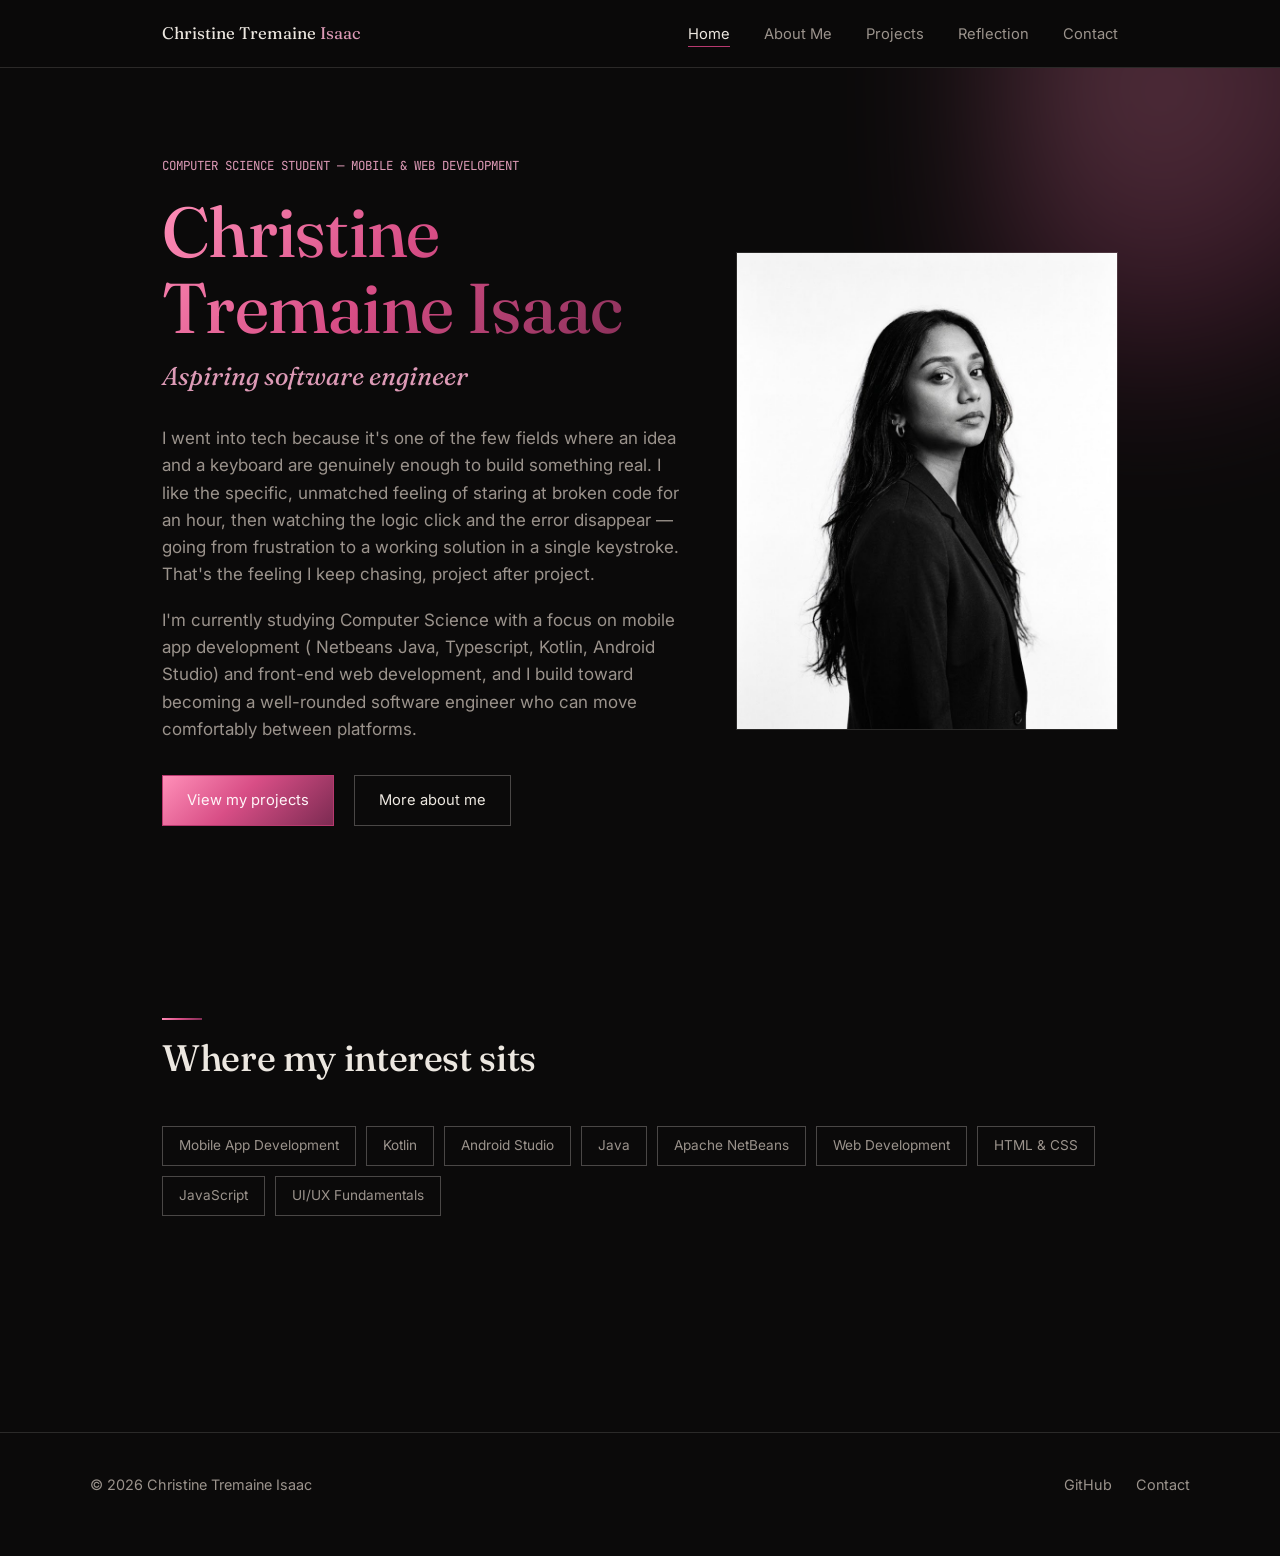
<file: index.html>
<!DOCTYPE html>
<html lang="en">
<head>
  <meta charset="UTF-8">
  <meta name="viewport" content="width=device-width, initial-scale=1.0">
  <title>Christine Tremaine Isaac — Aspiring Software Engineer</title>
  <meta name="description" content="Portfolio of Christine Tremaine Isaac, an aspiring software engineer and IT student specialising in mobile app development and web development.">
  <link rel="stylesheet" href="styles.css">
</head>
<body>

  <header class="site-header">
    <div class="nav-row">
      <a href="index.html" class="nav-name">Christine Tremaine <span>Isaac</span></a>
      <button class="nav-toggle" aria-label="Toggle navigation menu" aria-expanded="false">☰</button>
      <ul class="nav-links">
        <li><a href="index.html" aria-current="page">Home</a></li>
        <li><a href="about.html">About Me</a></li>
        <li><a href="projects.html">Projects</a></li>
        <li><a href="reflection.html">Reflection</a></li>
        <li><a href="contact.html">Contact</a></li>
      </ul>
    </div>
  </header>

  <main>
    <section class="hero">
      <div class="wrap hero-grid">
        <div>
          <p class="eyebrow">COMPUTER SCIENCE STUDENT — MOBILE &amp; WEB DEVELOPMENT</p>
          <h1>Christine Tremaine Isaac</h1>
          <p class="hero-role serif-italic">Aspiring software engineer</p>
          <p class="lede">
            I went into tech because it's one of the few fields where an idea and a keyboard
            are genuinely enough to build something real. I like the specific, unmatched feeling
            of staring at broken code for an hour, then watching the logic click and the error
            disappear — going from frustration to a working solution in a single keystroke.
            That's the feeling I keep chasing, project after project.
          </p>
          <p class="lede">
            I'm currently studying Computer Science with a focus on mobile app development ( Netbeans Java, Typescript, Kotlin, Android
            Studio) and front-end web development, and I build toward becoming a well-rounded
            software engineer who can move comfortably between platforms.
          </p>
          <div class="hero-cta">
            <a href="projects.html" class="btn btn-solid">View my projects</a>
            <a href="about.html" class="btn">More about me</a>
          </div>
        </div>
        <div class="hero-photo">
          <img src="images/image.png" alt="Portrait of Christine Tremaine Isaac, aspiring software engineer" width="800" height="1024">
        </div>
      </div>
    </section>

    <section class="section">
      <div class="wrap">
        <div class="section-head">
          <h2>Where my interest sits</h2>
        </div>
        <div class="skill-strip">
  <span>Mobile App Development</span>
  <span>Kotlin</span>
  <span>Android Studio</span>
  <span>Java</span>
  <span>Apache NetBeans</span>
  <span>Web Development</span>
  <span>HTML &amp; CSS</span>
  <span>JavaScript</span>
  <span>UI/UX Fundamentals</span>
</div>
      </div>
    </section>
  </main>

  <footer class="site-footer">
    <div class="footer-row">
      <span>© 2026 Christine Tremaine Isaac</span>
      <ul class="footer-links">
        <li><a href="https://github.com/Christine21-cyber">GitHub</a></li>
        <li><a href="contact.html">Contact</a></li>
      </ul>
    </div>
  </footer>

  <script src="script.js"></script>
</body>
</html>
</file>
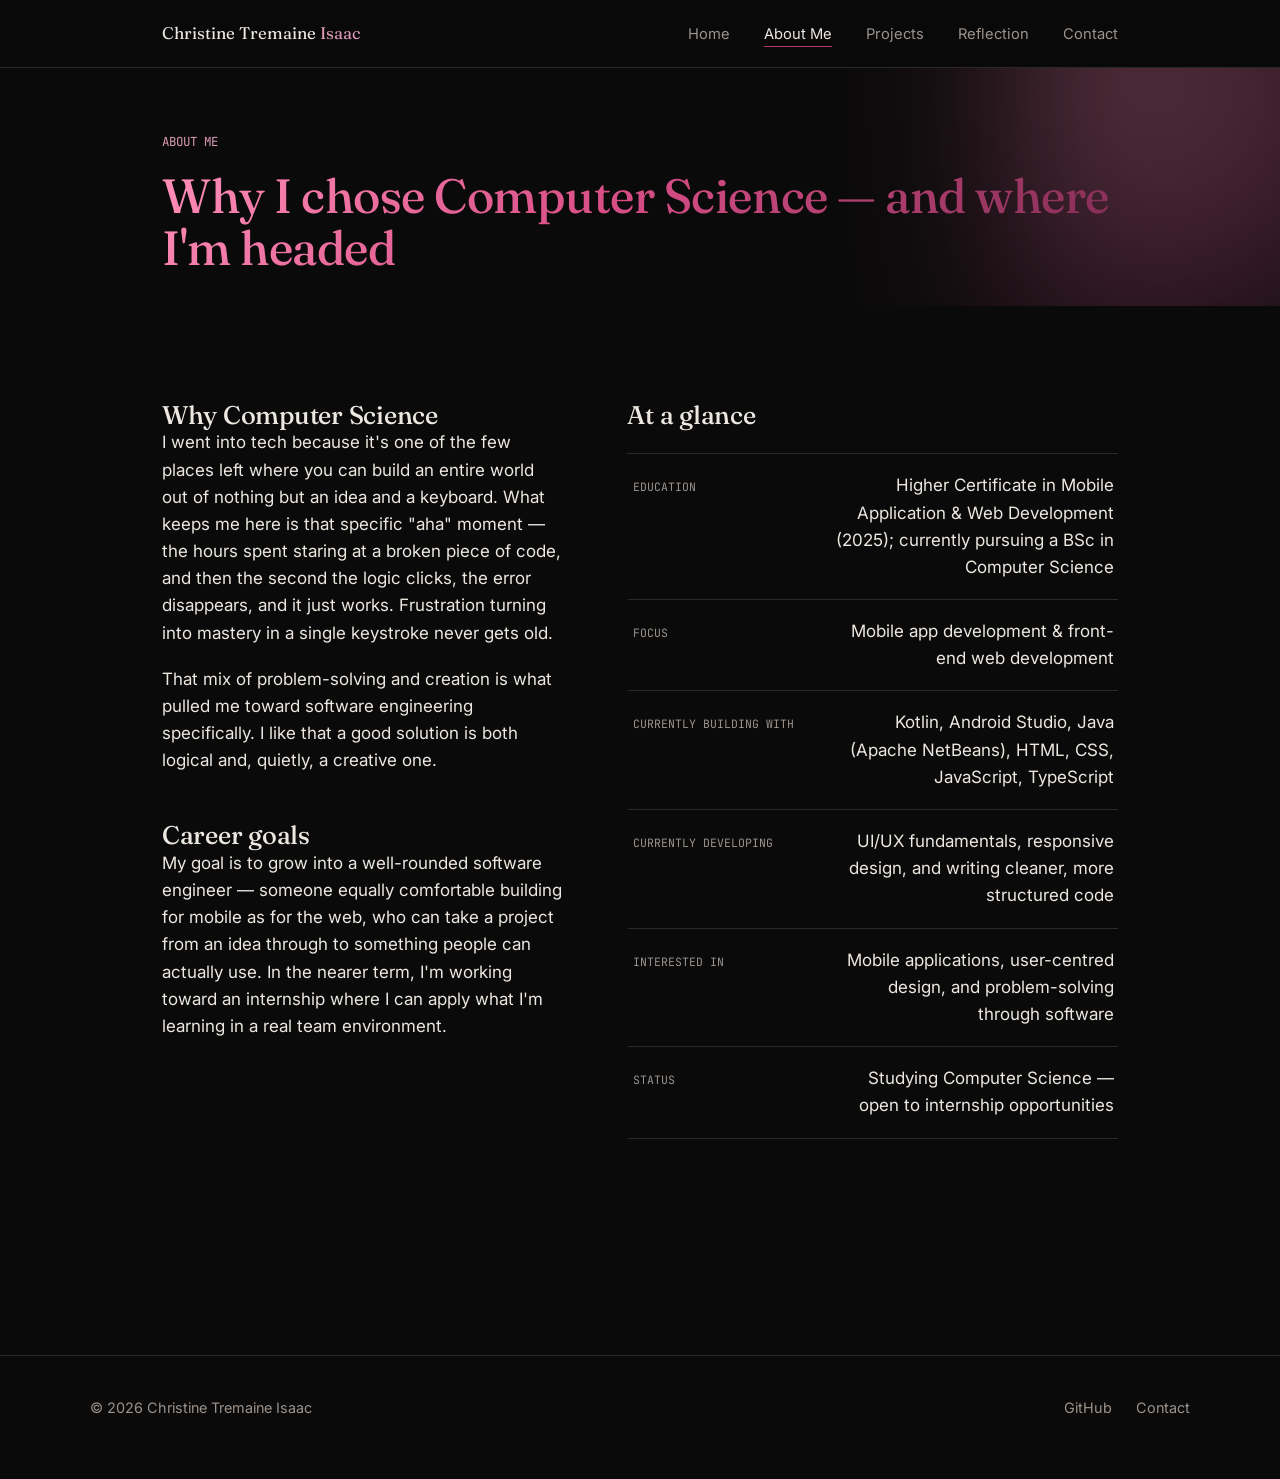
<file: about.html>
<!DOCTYPE html>
<html lang="en">
<head>
  <meta charset="UTF-8">
  <meta name="viewport" content="width=device-width, initial-scale=1.0">
  <title>About Me — Christine Tremaine Isaac</title>
  <meta name="description" content="Why Christine Tremaine Isaac chose IT, her career goals as an aspiring software engineer, and the skills she is currently developing.">
  <link rel="stylesheet" href="styles.css">
</head>
<body>

  <header class="site-header">
    <div class="nav-row">
      <a href="index.html" class="nav-name">Christine Tremaine <span>Isaac</span></a>
      <button class="nav-toggle" aria-label="Toggle navigation menu" aria-expanded="false">☰</button>
      <ul class="nav-links">
        <li><a href="index.html">Home</a></li>
        <li><a href="about.html" aria-current="page">About Me</a></li>
        <li><a href="projects.html">Projects</a></li>
        <li><a href="reflection.html">Reflection</a></li>
        <li><a href="contact.html">Contact</a></li>
      </ul>
    </div>
  </header>

  <main>
    <section class="page-hero">
      <div class="wrap">
        <p class="eyebrow">ABOUT ME</p>
        <h1>Why I chose Computer Science — and where I'm headed</h1>
      </div>
    </section>

    <section class="section">
      <div class="wrap about-grid">
        <div>
          <h2>Why Computer Science</h2>
          <p>
            I went into tech because it's one of the few places left where you can build an
            entire world out of nothing but an idea and a keyboard. What keeps me here is that
            specific "aha" moment — the hours spent staring at a broken piece of code, and then
            the second the logic clicks, the error disappears, and it just works. Frustration
            turning into mastery in a single keystroke never gets old.
          </p>
          <p>
            That mix of problem-solving and creation is what pulled me toward software
            engineering specifically. I like that a good solution is both logical and, quietly,
            a creative one.
          </p>
          <h2 style="margin-top: 48px;">Career goals</h2>
          <p>
            My goal is to grow into a well-rounded software engineer — someone equally
            comfortable building for mobile as for the web, who can take a project from an idea
            through to something people can actually use. In the nearer term, I'm working toward
            an internship where I can apply what I'm learning in a real team environment.
          </p>
        </div>

        <div>
          <h2 style="margin-bottom: 24px;">At a glance</h2>
         <ul class="pull-list">
  <li>
    <span class="label">EDUCATION</span>
    <span class="value">Higher Certificate in Mobile Application &amp; Web Development (2025); currently pursuing a BSc in Computer Science</span>
  </li>
  <li>
    <span class="label">FOCUS</span>
    <span class="value">Mobile app development &amp; front-end web development</span>
  </li>
  <li>
    <span class="label">CURRENTLY BUILDING WITH</span>
    <span class="value">Kotlin, Android Studio, Java (Apache NetBeans), HTML, CSS, JavaScript, TypeScript</span>
  </li>
  <li>
    <span class="label">CURRENTLY DEVELOPING</span>
    <span class="value">UI/UX fundamentals, responsive design, and writing cleaner, more structured code</span>
  </li>
  <li>
    <span class="label">INTERESTED IN</span>
    <span class="value">Mobile applications, user-centred design, and problem-solving through software</span>
  </li>
  <li>
    <span class="label">STATUS</span>
    <span class="value">Studying Computer Science — open to internship opportunities</span>
  </li>
</ul>
        </div>
      </div>
    </section>
  </main>
  

  <footer class="site-footer">
    <div class="footer-row">
      <span>© 2026 Christine Tremaine Isaac</span>
      <ul class="footer-links">
        <li><a href="https://github.com/Christine21-cyber">GitHub</a></li>
        <li><a href="contact.html">Contact</a></li>
      </ul>
    </div>
  </footer>

  <script src="script.js"></script>
</body>
</html>
</file>
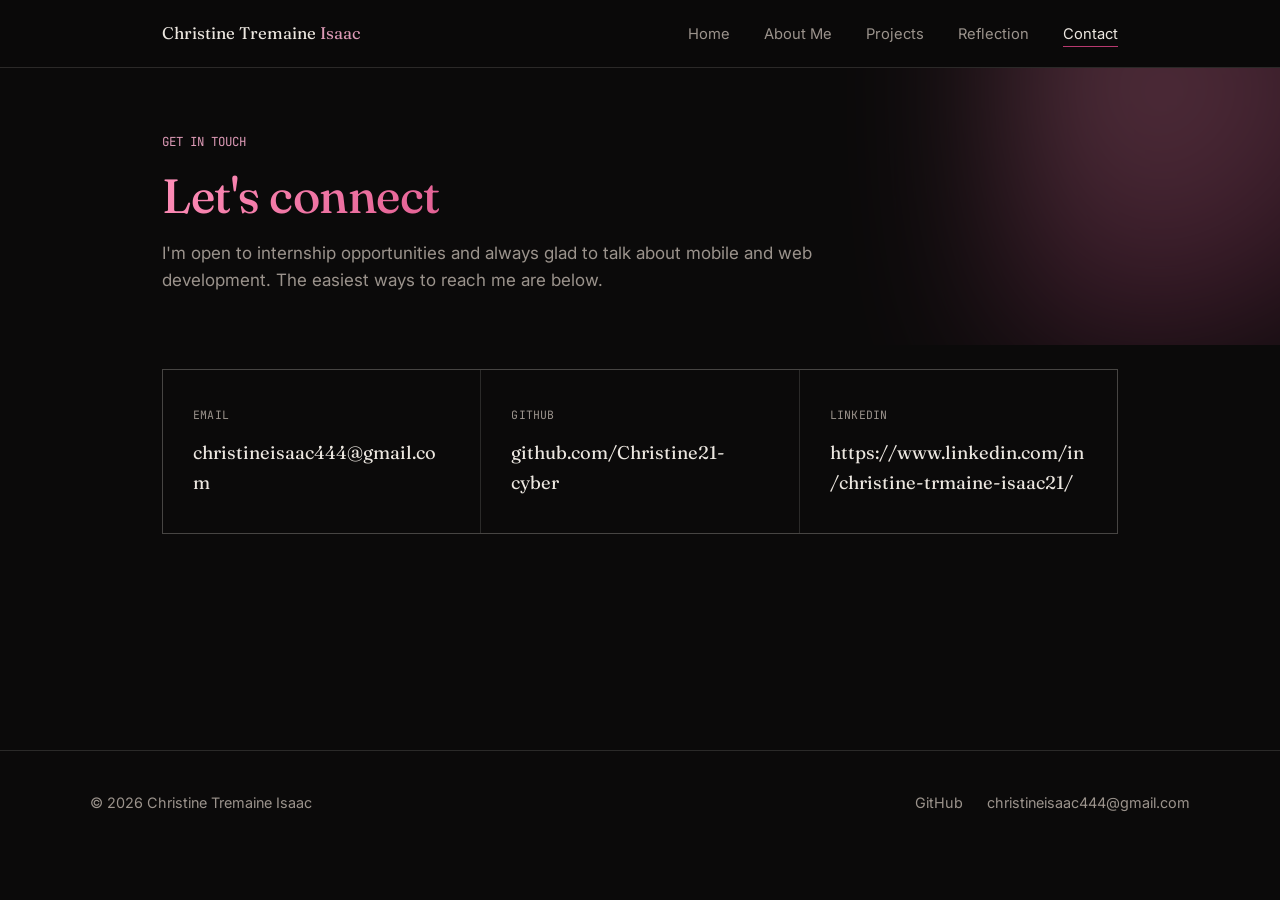
<file: contact.html>
<!DOCTYPE html>
<html lang="en">
<head>
  <meta charset="UTF-8">
  <meta name="viewport" content="width=device-width, initial-scale=1.0">
  <title>Contact — Christine Tremaine Isaac</title>
  <meta name="description" content="Get in touch with Christine Tremaine Isaac, aspiring software engineer, via email, GitHub, or LinkedIn.">
  <link rel="stylesheet" href="styles.css">
</head>
<body>

  <header class="site-header">
    <div class="nav-row">
      <a href="index.html" class="nav-name">Christine Tremaine <span>Isaac</span></a>
      <button class="nav-toggle" aria-label="Toggle navigation menu" aria-expanded="false">☰</button>
      <ul class="nav-links">
        <li><a href="index.html">Home</a></li>
        <li><a href="about.html">About Me</a></li>
        <li><a href="projects.html">Projects</a></li>
        <li><a href="reflection.html">Reflection</a></li>
        <li><a href="contact.html" aria-current="page">Contact</a></li>
      </ul>
    </div>
  </header>

  <main>
    <section class="page-hero">
      <div class="wrap">
        <p class="eyebrow">GET IN TOUCH</p>
        <h1>Let's connect</h1>
        <p class="lede" style="margin-top: 18px;">
          I'm open to internship opportunities and always glad to talk about mobile and web
          development. The easiest ways to reach me are below.
        </p>
      </div>
    </section>

    <section class="section" style="padding-top: 24px;">
      <div class="wrap">
        <div class="contact-grid">
          <div class="contact-card">
            <span class="mono-tag">EMAIL</span>
            <a href="mailto:christineisaac444@gmail.com">christineisaac444@gmail.com</a>
          </div>
          <div class="contact-card">
            <span class="mono-tag">GITHUB</span>
            <a href="https://github.com/Christine21-cyber" target="_blank" rel="noopener">github.com/Christine21-cyber</a>
          </div>
          <div class="contact-card">
            <span class="mono-tag">LINKEDIN</span>
            <a href="#">https://www.linkedin.com/in/christine-trmaine-isaac21/</a>
          </div>
        </div>
      </div>
    </section>
  </main>

  <footer class="site-footer">
    <div class="footer-row">
      <span>© 2026 Christine Tremaine Isaac</span>
      <ul class="footer-links">
        <li><a href="https://github.com/Christine21-cyber">GitHub</a></li>
        <a href="mailto:christineisaac444@gmail.com">christineisaac444@gmail.com</a>
      </ul>
    </div>
  </footer>

  <script src="script.js"></script>
</body>
</html>
</file>
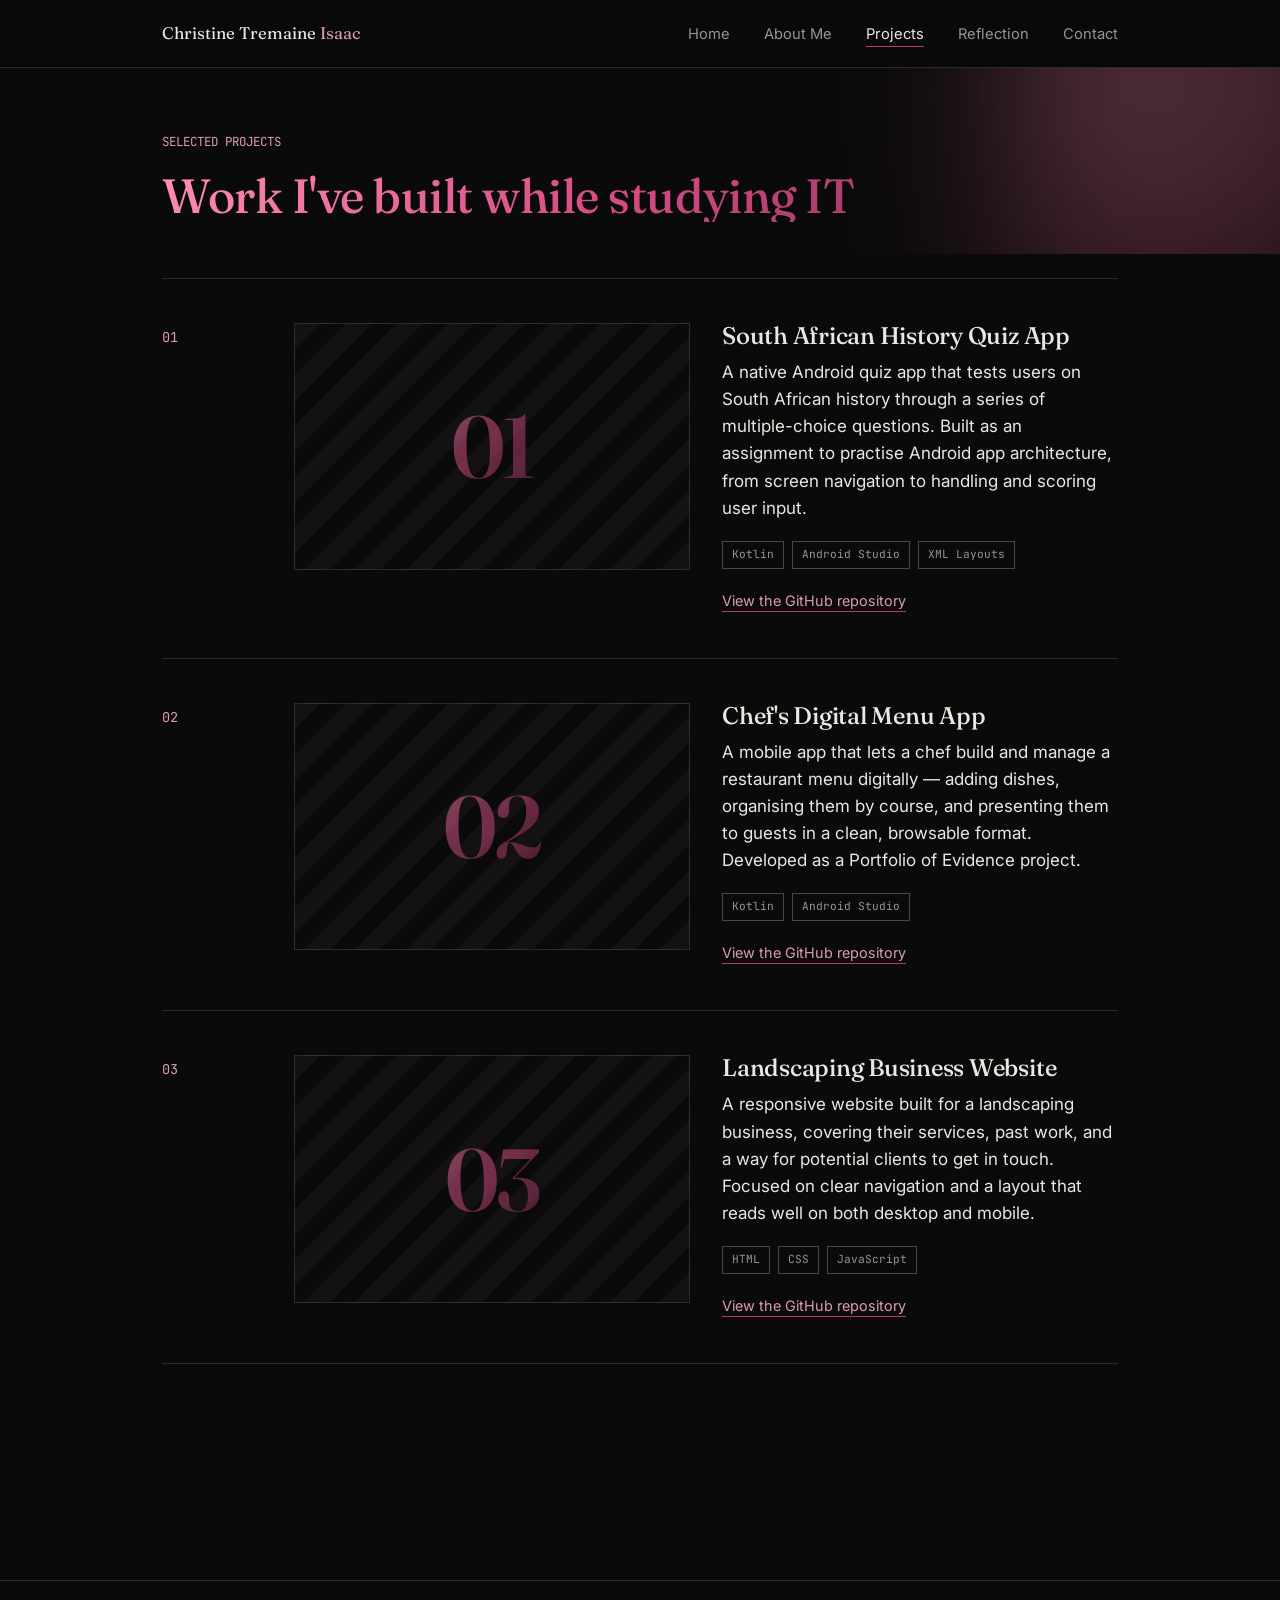
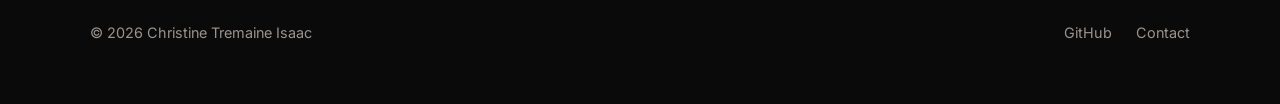
<file: projects.html>
<!DOCTYPE html>
<html lang="en">
<head>
  <meta charset="UTF-8">
  <meta name="viewport" content="width=device-width, initial-scale=1.0">
  <title>Projects — Christine Tremaine Isaac</title>
  <meta name="description" content="Selected projects by Christine Tremaine Isaac, including a South African history quiz app, a restaurant menu app, and a landscaping business website.">
  <link rel="stylesheet" href="styles.css">
</head>
<body>

  <header class="site-header">
    <div class="nav-row">
      <a href="index.html" class="nav-name">Christine Tremaine <span>Isaac</span></a>
      <button class="nav-toggle" aria-label="Toggle navigation menu" aria-expanded="false">☰</button>
      <ul class="nav-links">
        <li><a href="index.html">Home</a></li>
        <li><a href="about.html">About Me</a></li>
        <li><a href="projects.html" aria-current="page">Projects</a></li>
        <li><a href="reflection.html">Reflection</a></li>
        <li><a href="contact.html">Contact</a></li>
      </ul>
    </div>
  </header>

  <main>
    <section class="page-hero">
      <div class="wrap">
        <p class="eyebrow">SELECTED PROJECTS</p>
        <h1>Work I've built while studying IT</h1>
      </div>
    </section>

    <section class="section" style="padding-top: 24px;">
      <div class="wrap">

        <article class="project">
          <div class="project-index">01</div>
          <div class="project-media">
  <span class="project-media-tag">01</span>
</div>
          <div class="project-body">
            <h3>South African History Quiz App</h3>
            <p>
              A native Android quiz app that tests users on South African history through a
              series of multiple-choice questions. Built as an assignment to practise Android
              app architecture, from screen navigation to handling and scoring user input.
            </p>
            <div class="project-tags">
              <span>Kotlin</span>
              <span>Android Studio</span>
              <span>XML Layouts</span>
            </div>
            <a class="project-link" href="https://github.com/VCDN-2025/imad5112-assignment-2-Christine21-cyber" target="_blank" rel="noopener">View the GitHub repository</a>
          </div>
        </article>

        <article class="project">
          <div class="project-index">02</div>
          <div class="project-media">
  <span class="project-media-tag">02</span>
</div>
          <div class="project-body">
            <h3>Chef's Digital Menu App</h3>
            <p>
              A mobile app that lets a chef build and manage a restaurant menu digitally —
              adding dishes, organising them by course, and presenting them to guests in a
              clean, browsable format. Developed as a Portfolio of Evidence project.
            </p>
            <div class="project-tags">
              <span>Kotlin</span>
              <span>Android Studio</span>
            </div>
            <a class="project-link" href="https://github.com/VCDN-2025/mast5112-poe-Christine21-cyber" target="_blank" rel="noopener">View the GitHub repository</a>
          </div>
        </article>

        <article class="project">
          <div class="project-index">03</div>
          <div class="project-media">
  <span class="project-media-tag">03</span>
</div>
          <div class="project-body">
            <h3>Landscaping Business Website</h3>
            <p>
              A responsive website built for a landscaping business, covering their services,
              past work, and a way for potential clients to get in touch. Focused on clear
              navigation and a layout that reads well on both desktop and mobile.
            </p>
            <div class="project-tags">
              <span>HTML</span>
              <span>CSS</span>
              <span>JavaScript</span>
            </div>
            <a class="project-link" href="https://github.com/VCDN-2025/wede5020-poe-Christine21-cyber" target="_blank" rel="noopener">View the GitHub repository</a>
          </div>
        </article>

      </div>
    </section>
  </main>

  <footer class="site-footer">
    <div class="footer-row">
      <span>© 2026 Christine Tremaine Isaac</span>
      <ul class="footer-links">
        <li><a href="https://github.com/Christine21-cyber">GitHub</a></li>
        <li><a href="contact.html">Contact</a></li>
      </ul>
    </div>
  </footer>

  <script src="script.js"></script>
</body>
</html>
</file>
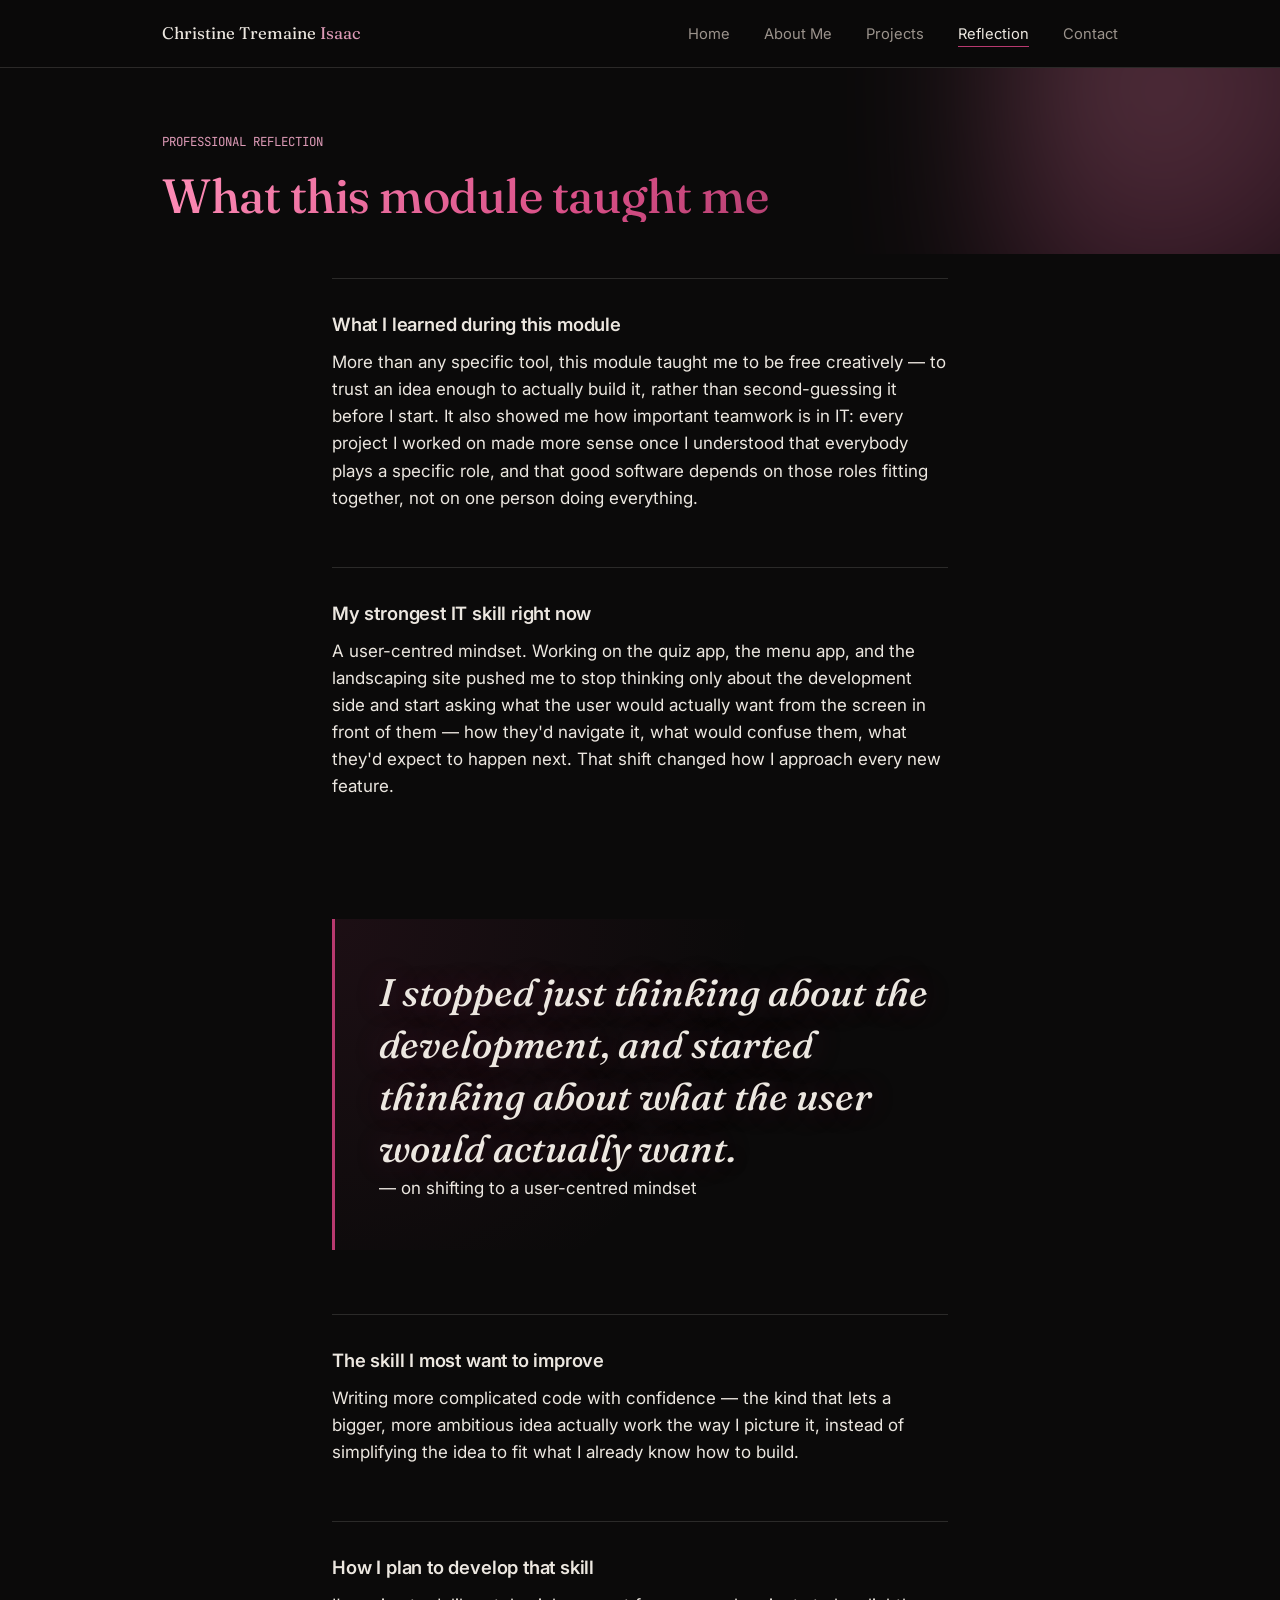
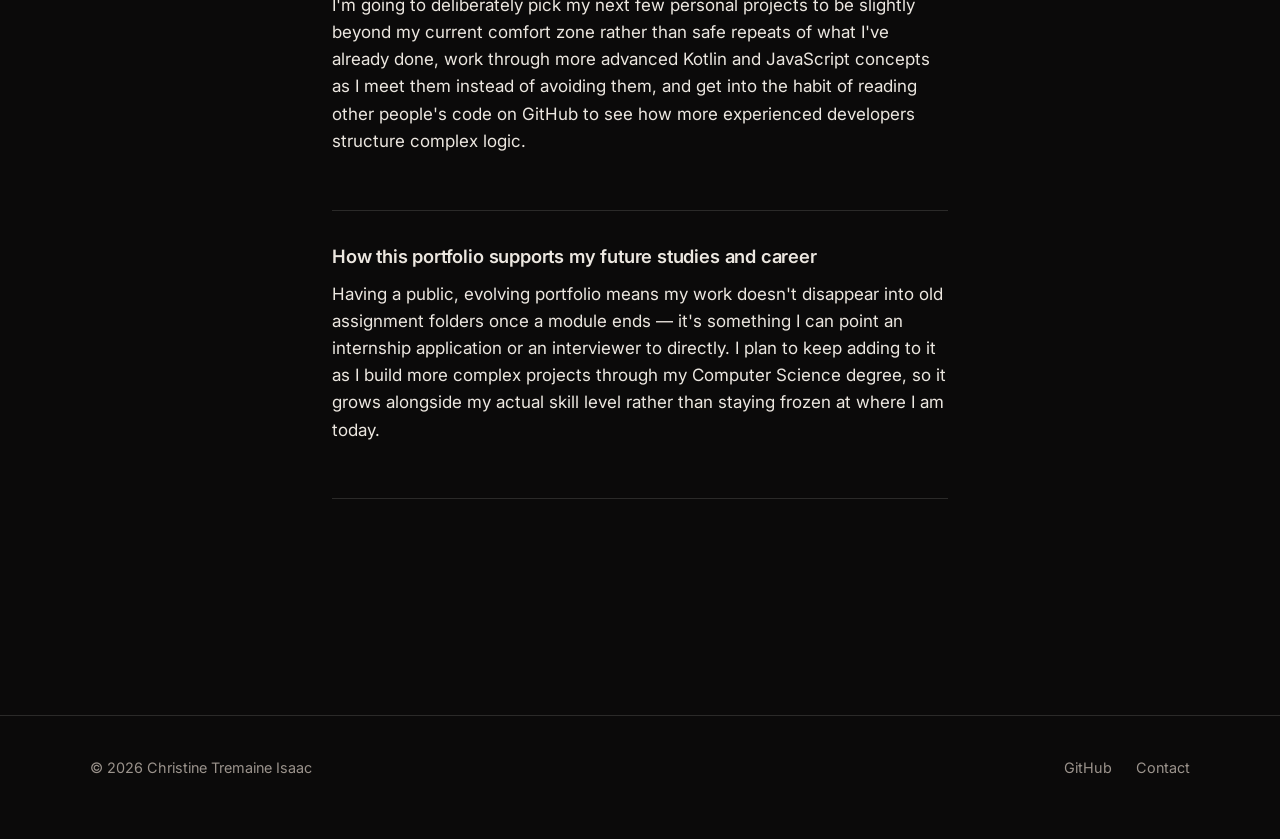
<file: reflection.html>
<!DOCTYPE html>
<html lang="en">
<head>
  <meta charset="UTF-8">
  <meta name="viewport" content="width=device-width, initial-scale=1.0">
  <title>Professional Reflection — Christine Tremaine Isaac</title>
  <meta name="description" content="Christine Tremaine Isaac reflects on what she learned during her IT module, her strongest skill, and her plan to grow as a software engineer.">
  <link rel="stylesheet" href="styles.css">
</head>
<body>

  <header class="site-header">
    <div class="nav-row">
      <a href="index.html" class="nav-name">Christine Tremaine <span>Isaac</span></a>
      <button class="nav-toggle" aria-label="Toggle navigation menu" aria-expanded="false">☰</button>
      <ul class="nav-links">
        <li><a href="index.html">Home</a></li>
        <li><a href="about.html">About Me</a></li>
        <li><a href="projects.html">Projects</a></li>
        <li><a href="reflection.html" aria-current="page">Reflection</a></li>
        <li><a href="contact.html">Contact</a></li>
      </ul>
    </div>
  </header>

  <main>
    <section class="page-hero">
      <div class="wrap">
        <p class="eyebrow">PROFESSIONAL REFLECTION</p>
        <h1>What this module taught me</h1>
      </div>
    </section>

    <section class="section" style="padding-top: 24px;">
      <div class="wrap" style="max-width: 760px;">

        <div class="reflect-block">
          <h3>What I learned during this module</h3>
          <p>
            More than any specific tool, this module taught me to be free creatively — to trust an
            idea enough to actually build it, rather than second-guessing it before I start. It also
            showed me how important teamwork is in IT: every project I worked on made more sense once
            I understood that everybody plays a specific role, and that good software depends on those
            roles fitting together, not on one person doing everything.
          </p>
        </div>

        <div class="reflect-block">
          <h3>My strongest IT skill right now</h3>
          <p>
            A user-centred mindset. Working on the quiz app, the menu app, and the landscaping site
            pushed me to stop thinking only about the development side and start asking what the user
            would actually want from the screen in front of them — how they'd navigate it, what would
            confuse them, what they'd expect to happen next. That shift changed how I approach every
            new feature.
          </p>
        </div>

        <div class="pull-quote">
          <p>I stopped just thinking about the development, and started thinking about what the user would actually want.</p>
          — on shifting to a user-centred mindset
        </div>

        <div class="reflect-block">
          <h3>The skill I most want to improve</h3>
          <p>
            Writing more complicated code with confidence — the kind that lets a bigger, more ambitious
            idea actually work the way I picture it, instead of simplifying the idea to fit what I
            already know how to build.
          </p>
        </div>

        <div class="reflect-block">
          <h3>How I plan to develop that skill</h3>
          <p>
            I'm going to deliberately pick my next few personal projects to be slightly beyond my
            current comfort zone rather than safe repeats of what I've already done, work through more
            advanced Kotlin and JavaScript concepts as I meet them instead of avoiding them, and get
            into the habit of reading other people's code on GitHub to see how more experienced
            developers structure complex logic.
          </p>
        </div>

        <div class="reflect-block">
          <h3>How this portfolio supports my future studies and career</h3>
          <p>
            Having a public, evolving portfolio means my work doesn't disappear into old assignment
            folders once a module ends — it's something I can point an internship application or an
            interviewer to directly. I plan to keep adding to it as I build more complex projects
            through my Computer Science degree, so it grows alongside my actual skill level rather than
            staying frozen at where I am today.
          </p>
        </div>

      </div>
    </section>
  </main>

  <footer class="site-footer">
    <div class="footer-row">
      <span>© 2026 Christine Tremaine Isaac</span>
      <ul class="footer-links">
        <li><a href="https://github.com/Christine21-cyber">GitHub</a></li>
        <li><a href="contact.html">Contact</a></li>
      </ul>
    </div>
  </footer>

  <script src="script.js"></script>
</body>
</html>
</file>
<file: styles.css>
/* ============================================
   Christine Tremaine Isaac — Portfolio
   Editorial, dark, quiet — one accent, one idea per page.
   ============================================ */

@import url('https://fonts.googleapis.com/css2?family=Fraunces:ital,opsz,wght@0,9..144,340;0,9..144,480;0,9..144,600;1,9..144,420&family=Inter:wght@400;500;600&family=JetBrains+Mono:wght@400;500&display=swap');

:root{
  --bg: #0b0a0a;
  --bg-raised: #131111;
  --text: #ece7e0;
  --muted: #9b938c;
  --line: rgba(236, 231, 224, 0.14);
  --line-strong: rgba(236, 231, 224, 0.28);
  --accent: #b8396f;
  --accent-soft: #dd9ab6;
  --accent-gradient: linear-gradient(135deg, #ff8fb8 0%, #d84e86 45%, #7c2b52 100%);
  --max: 1100px;
  --gutter: clamp(24px, 6vw, 72px);
}

*{ box-sizing: border-box; }
html{ scroll-behavior: smooth; }

body{
  margin: 0;
  background: var(--bg);
  color: var(--text);
  font-family: 'Inter', -apple-system, sans-serif;
  font-size: 17px;
  line-height: 1.6;
  -webkit-font-smoothing: antialiased;
}

@media (prefers-reduced-motion: reduce){
  html{ scroll-behavior: auto; }
  *{ animation: none !important; transition: none !important; }
}

a{ color: inherit; }
img{ max-width: 100%; display: block; }

.wrap{
  max-width: var(--max);
  margin: 0 auto;
  padding-left: var(--gutter);
  padding-right: var(--gutter);
}

h1, h2, h3{
  font-family: 'Fraunces', serif;
  font-weight: 480;
  line-height: 1.08;
  margin: 0;
  letter-spacing: -0.01em;
}

.serif-italic{ font-style: italic; font-weight: 420; }
p{ margin: 0 0 1.1em; max-width: 62ch; }
.lede{ color: var(--muted); max-width: 60ch; }

.mono-tag{
  font-family: 'JetBrains Mono', monospace;
  font-size: 0.72rem;
  letter-spacing: 0.02em;
  color: var(--muted);
}

/* ---------- Nav ---------- */
.site-header{
  position: sticky;
  top: 0;
  z-index: 40;
  background: rgba(11, 10, 10, 0.86);
  -webkit-backdrop-filter: blur(10px);
  backdrop-filter: blur(10px);
  border-bottom: 1px solid var(--line);
}

.nav-row{
  display: flex;
  align-items: center;
  justify-content: space-between;
  padding: 20px var(--gutter);
  max-width: var(--max);
  margin: 0 auto;
}

.nav-name{
  font-family: 'Fraunces', serif;
  font-size: 1.05rem;
  text-decoration: none;
  color: var(--text);
}

.nav-name span{ color: var(--accent-soft); }

.nav-links{
  display: flex;
  gap: 34px;
  list-style: none;
  margin: 0;
  padding: 0;
}

.nav-links a{
  position: relative;
  text-decoration: none;
  font-size: 0.92rem;
  color: var(--muted);
  padding-bottom: 4px;
}

.nav-links a::after{
  content: "";
  position: absolute;
  left: 0;
  bottom: 0;
  width: 0%;
  height: 1px;
  background: var(--accent);
  transition: width 0.25s ease;
}

.nav-links a:hover,
.nav-links a[aria-current="page"]{
  color: var(--text);
}

.nav-links a:hover::after,
.nav-links a[aria-current="page"]::after{
  width: 100%;
}

.nav-toggle{
  display: none;
  background: none;
  border: 1px solid var(--line-strong);
  border-radius: 4px;
  color: var(--text);
  width: 40px;
  height: 40px;
  font-size: 1.1rem;
  cursor: pointer;
}

@media (max-width: 760px){
  .nav-toggle{ display: block; }
  .nav-links{
    position: absolute;
    top: 100%;
    left: 0;
    right: 0;
    flex-direction: column;
    gap: 0;
    background: var(--bg-raised);
    border-bottom: 1px solid var(--line);
    max-height: 0;
    overflow: hidden;
    transition: max-height 0.28s ease;
  }
  .nav-links.open{ max-height: 320px; }
  .nav-links a{
    padding: 16px var(--gutter);
    width: 100%;
    border-bottom: 1px solid var(--line);
  }
  .nav-links a::after{ display: none; }
}

/* ---------- Footer ---------- */
.site-footer{
  border-top: 1px solid var(--line);
  margin-top: 120px;
  padding: 40px var(--gutter) 60px;
}

.footer-row{
  max-width: var(--max);
  margin: 0 auto;
  display: flex;
  flex-wrap: wrap;
  gap: 16px 32px;
  justify-content: space-between;
  align-items: center;
  color: var(--muted);
  font-size: 0.9rem;
}

.footer-links{ display: flex; gap: 24px; list-style: none; padding: 0; margin: 0; }
.footer-links a{ text-decoration: none; color: var(--muted); }
.footer-links a:hover{ color: var(--accent-soft); }

/* ---------- Ambient glow ---------- */
.page-hero,
.hero{
  position: relative;
  overflow: hidden;
}

.page-hero::before,
.hero::before{
  content: "";
  position: absolute;
  top: -140px;
  right: -180px;
  width: 460px;
  height: 460px;
  background: radial-gradient(circle at 30% 30%, #ff8fb8, #7c2b52 60%, transparent 75%);
  filter: blur(80px);
  opacity: 0.32;
  z-index: 0;
  pointer-events: none;
}

.page-hero .wrap,
.hero .wrap{
  position: relative;
  z-index: 1;
}

/* ---------- Hero (home) ---------- */
.hero{ padding: 88px 0 96px; }

.hero-grid{
  display: grid;
  grid-template-columns: 1.15fr 0.85fr;
  gap: 56px;
  align-items: center;
}

.eyebrow{
  font-family: 'JetBrains Mono', monospace;
  font-size: 0.78rem;
  color: var(--accent-soft);
  margin: 0 0 18px;
}

.hero h1{
  font-size: clamp(2.6rem, 6vw, 4.4rem);
  background: var(--accent-gradient);
  -webkit-background-clip: text;
  background-clip: text;
  -webkit-text-fill-color: transparent;
  color: var(--accent-soft);
}

.hero-role{
  font-family: 'Fraunces', serif;
  font-style: italic;
  font-weight: 420;
  font-size: clamp(1.2rem, 2.4vw, 1.6rem);
  color: var(--accent-soft);
  margin: 10px 0 28px;
}

.hero-photo{ border: 1px solid var(--line); overflow: hidden; aspect-ratio: 4 / 5; }
.hero-photo img{ width: 100%; height: 100%; object-fit: cover; }

.hero-cta{ display: flex; gap: 20px; margin-top: 32px; flex-wrap: wrap; }

.btn{
  display: inline-block;
  text-decoration: none;
  font-size: 0.92rem;
  padding: 13px 24px;
  border: 1px solid var(--line-strong);
  color: var(--text);
  transition: border-color 0.2s ease, color 0.2s ease, transform 0.2s ease;
}

.btn:hover{
  border-color: var(--accent);
  color: var(--accent-soft);
  transform: translateY(-2px);
}

.btn-solid{
  background: var(--accent-gradient);
  border-color: var(--accent);
  color: #fff5f8;
  transition: transform 0.2s ease, box-shadow 0.2s ease, border-color 0.2s ease;
}

.btn-solid:hover{
  color: #fff;
  border-color: var(--accent-soft);
  transform: translateY(-2px);
  box-shadow: 0 8px 24px rgba(184, 57, 111, 0.35);
}

@media (max-width: 820px){
  .hero-grid{ grid-template-columns: 1fr; }
  .hero-photo{ max-width: 320px; }
}

/* ---------- Section scaffolding ---------- */
.section{ padding: 96px 0; }
.section + .section{ border-top: 1px solid var(--line); }

.section-head{
  display: flex;
  justify-content: space-between;
  align-items: baseline;
  gap: 24px;
  margin-bottom: 48px;
  flex-wrap: wrap;
}

.section-head h2{ font-size: clamp(1.7rem, 3.4vw, 2.3rem); position: relative; }

.section-head h2::before{
  content: "";
  display: block;
  width: 40px;
  height: 2px;
  background: var(--accent-gradient);
  margin-bottom: 18px;
}

.page-hero{ padding: 64px 0 32px; }

.page-hero h1{
  font-size: clamp(2.1rem, 4.6vw, 3rem);
  background: var(--accent-gradient);
  -webkit-background-clip: text;
  background-clip: text;
  -webkit-text-fill-color: transparent;
  color: var(--accent-soft);
}

/* ---------- About ---------- */
.about-grid{ display: grid; grid-template-columns: 0.9fr 1.1fr; gap: 64px; }

.pull-list{ list-style: none; padding: 0; margin: 0; border-top: 1px solid var(--line); }

.pull-list li{
  padding: 18px 4px;
  border-bottom: 1px solid var(--line);
  border-left: 2px solid transparent;
  display: flex;
  justify-content: space-between;
  gap: 20px;
  align-items: baseline;
  transition: background 0.2s ease, padding-left 0.2s ease, border-color 0.2s ease, box-shadow 0.2s ease;
}

.pull-list li:hover,
.pull-list li:active{
  background: rgba(184, 57, 111, 0.16);
  padding-left: 16px;
  border-left-color: var(--accent);
  box-shadow: inset 0 0 24px rgba(184, 57, 111, 0.18);
}

.pull-list .label{
  font-family: 'JetBrains Mono', monospace;
  font-size: 0.72rem;
  color: var(--muted);
  white-space: nowrap;
}

.pull-list .value{ text-align: right; max-width: 60%; }

@media (max-width: 760px){
  .about-grid{ grid-template-columns: 1fr; gap: 40px; }
  .pull-list .value{ max-width: 100%; }
}

/* ---------- Projects ---------- */
.project{
  display: grid;
  grid-template-columns: 100px 1fr 1fr;
  gap: 32px;
  padding: 44px 0;
  border-top: 1px solid var(--line);
  align-items: start;
  transition: background 0.2s ease;
}

.project:hover{ background: rgba(184, 57, 111, 0.04); }
.project:last-child{ border-bottom: 1px solid var(--line); }

.project-index{
  font-family: 'JetBrains Mono', monospace;
  color: var(--accent-soft);
  font-size: 0.85rem;
  padding-top: 4px;
}

.project-media{
  border: 1px solid var(--line);
  aspect-ratio: 16 / 10;
  background: var(--bg-raised);
  overflow: hidden;
}

.project-media{
  position: relative;
  border: 1px solid var(--line);
  aspect-ratio: 16 / 10;
  overflow: hidden;
  display: flex;
  align-items: center;
  justify-content: center;
  background: repeating-linear-gradient(135deg, var(--bg-raised) 0px, var(--bg-raised) 18px, var(--bg) 18px, var(--bg) 36px);
  transition: background 0.35s ease;
}

.project-media::after{
  content: "";
  position: absolute;
  inset: 0;
  background: radial-gradient(circle at 50% 120%, rgba(184, 57, 111, 0.28), transparent 62%);
  opacity: 0;
  transition: opacity 0.35s ease;
}

.project-media-tag{
  font-family: 'Fraunces', serif;
  font-size: clamp(3.2rem, 8vw, 5.5rem);
  font-weight: 600;
  letter-spacing: -0.03em;
  background: var(--accent-gradient);
  -webkit-background-clip: text;
  background-clip: text;
  -webkit-text-fill-color: transparent;
  color: var(--accent-soft);
  opacity: 0.5;
  position: relative;
  z-index: 1;
  transition: opacity 0.35s ease, transform 0.35s ease;
}

.project:hover .project-media{
  background: repeating-linear-gradient(135deg, rgba(184, 57, 111, 0.1) 0px, rgba(184, 57, 111, 0.1) 18px, var(--bg) 18px, var(--bg) 36px);
}

.project:hover .project-media::after{ opacity: 1; }

.project:hover .project-media-tag{
  opacity: 1;
  transform: scale(1.08);
}

.project-body h3{ font-size: 1.5rem; margin-bottom: 10px; }

.project-tags{ display: flex; flex-wrap: wrap; gap: 8px; margin: 14px 0 18px; }

.project-tags span{
  font-family: 'JetBrains Mono', monospace;
  font-size: 0.7rem;
  color: var(--muted);
  border: 1px solid var(--line-strong);
  padding: 4px 9px;
}

.project-link{
  text-decoration: none;
  font-size: 0.9rem;
  color: var(--accent-soft);
  border-bottom: 1px solid var(--accent);
  padding-bottom: 2px;
}

.project-link:hover{ color: var(--text); }

@media (max-width: 900px){
  .project{ grid-template-columns: 1fr; }
  .project-index{ padding-top: 0; }
}


/* ---------- Scroll reveal ---------- */
.reveal{
  opacity: 0;
  transform: translateY(28px);
  transition: opacity 0.6s ease, transform 0.6s ease;
}

.reveal.revealed{
  opacity: 1;
  transform: translateY(0);
}
/* ---------- Reflection ---------- */
.reflect-block{ padding: 36px 0; border-top: 1px solid var(--line); }
.reflect-block:last-child{ border-bottom: 1px solid var(--line); }

.reflect-block h3{
  font-size: 1.15rem;
  margin-bottom: 14px;
  font-weight: 600;
  font-family: 'Inter', sans-serif;
}

.fill-note{
  border: 1px dashed var(--line-strong);
  padding: 18px 20px;
  color: var(--muted);
  font-size: 0.92rem;
  font-style: italic;
}

/* ---------- Pull quote ---------- */
.pull-quote{
  margin: 64px 0;
  padding: 48px 0 48px 44px;
  border-left: 3px solid var(--accent);
  position: relative;
  background: radial-gradient(circle at 0% 0%, rgba(184, 57, 111, 0.1), transparent 60%);
}

.pull-quote::before{
  content: "“";
  font-family: 'Fraunces', serif;
  font-size: 7rem;
  line-height: 0;
  position: absolute;
  top: 70px;
  left: -6px;
  background: var(--accent-gradient);
  -webkit-background-clip: text;
  background-clip: text;
  -webkit-text-fill-color: transparent;
  color: var(--accent-soft);
  opacity: 0.9;
}

.pull-quote p{
  font-family: 'Fraunces', serif;
  font-style: italic;
  font-weight: 480;
  font-size: clamp(1.6rem, 3.6vw, 2.4rem);
  line-height: 1.35;
  max-width: 100%;
  margin: 0;
  color: var(--text);
  text-shadow: 0 0 30px rgba(184, 57, 111, 0.25);
}

.pull-quote cite{
  display: block;
  margin-top: 24px;
  font-family: 'JetBrains Mono', monospace;
  font-style: normal;
  font-size: 0.8rem;
  letter-spacing: 0.03em;
  color: var(--accent-soft);
}

/* ---------- Contact ---------- */
.contact-grid{
  display: grid;
  grid-template-columns: repeat(3, 1fr);
  gap: 1px;
  background: var(--line);
  border: 1px solid var(--line);
}

.contact-card{ background: var(--bg); padding: 36px 30px; transition: background 0.2s ease; }
.contact-card:hover{ background: rgba(184, 57, 111, 0.06); }
.contact-card .mono-tag{ display: block; margin-bottom: 14px; }

.contact-card a{
  text-decoration: none;
  font-family: 'Fraunces', serif;
  font-size: 1.15rem;
  color: var(--text);
  word-break: break-word;
}

.contact-card a:hover{ color: var(--accent-soft); }

@media (max-width: 760px){
  .contact-grid{ grid-template-columns: 1fr; }
}

/* ---------- Skills strip ---------- */
.skill-strip{ display: flex; flex-wrap: wrap; gap: 10px; margin-top: 20px; }

.skill-strip span{
  font-size: 0.85rem;
  padding: 8px 16px;
  border: 1px solid var(--line-strong);
  color: var(--muted);
  transition: border-color 0.2s ease, color 0.2s ease, background 0.2s ease, transform 0.2s ease;
}

.skill-strip span:hover{
  border-color: var(--accent);
  color: var(--text);
  background: rgba(184, 57, 111, 0.12);
  transform: translateY(-2px);
}
</file>
